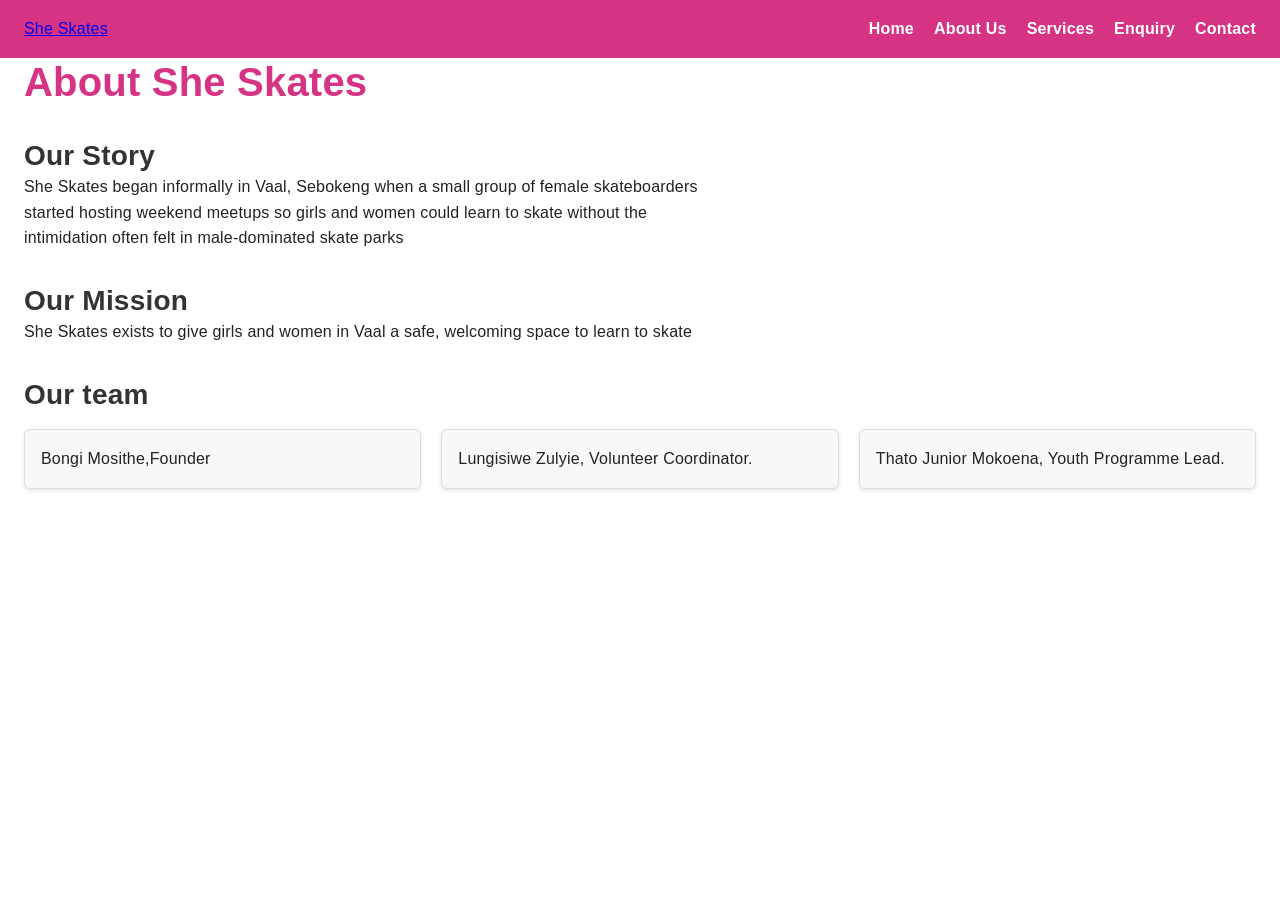
<file: about.html>
<!DOCTYPE html>
<html lang="en">
<head>
 <meta charset="UTF-8">
  <meta name="viewport" content="width=device-width, initial-scale=1.0">
  <title>About Us | She Skates</title>
  <meta name="description" content="Learn how She Skates began in Vaal, Sebokeng, and meet the team creating a safe skating community for girls and women.">
  <link rel="stylesheet" href="css/style.css">
</head>
<body>
    <header> <a href="index.html">She Skates</a> <nav> <ul> <li><a href="index.html">Home</a></li> <li><a href="about.html">About Us</a></li> <li><a href="services.html">Services</a></li> <li><a href="enquiry.html">Enquiry</a></li> <li><a href="contact.html">Contact</a></li> </ul> </nav> </header>
<h1> About She Skates</h1>
<h2> Our Story</h2>
<p>She Skates began informally in Vaal, Sebokeng when a small group of female skateboarders started hosting weekend meetups so girls and women could learn to skate without the intimidation often felt in male-dominated skate parks</p>
<h2>Our Mission</h2>
<p>She Skates exists to give girls and women in Vaal a safe, welcoming space to learn to skate</p>
<h2>Our team</h2>
<div class="team-grid">
<p> Bongi Mosithe,Founder</p>
<p>Lungisiwe Zulyie, Volunteer Coordinator.</p>
<p>Thato Junior Mokoena, Youth Programme Lead.</p>
</div>
<script src="js/script.js"></script>
</body>
</html>
</file>
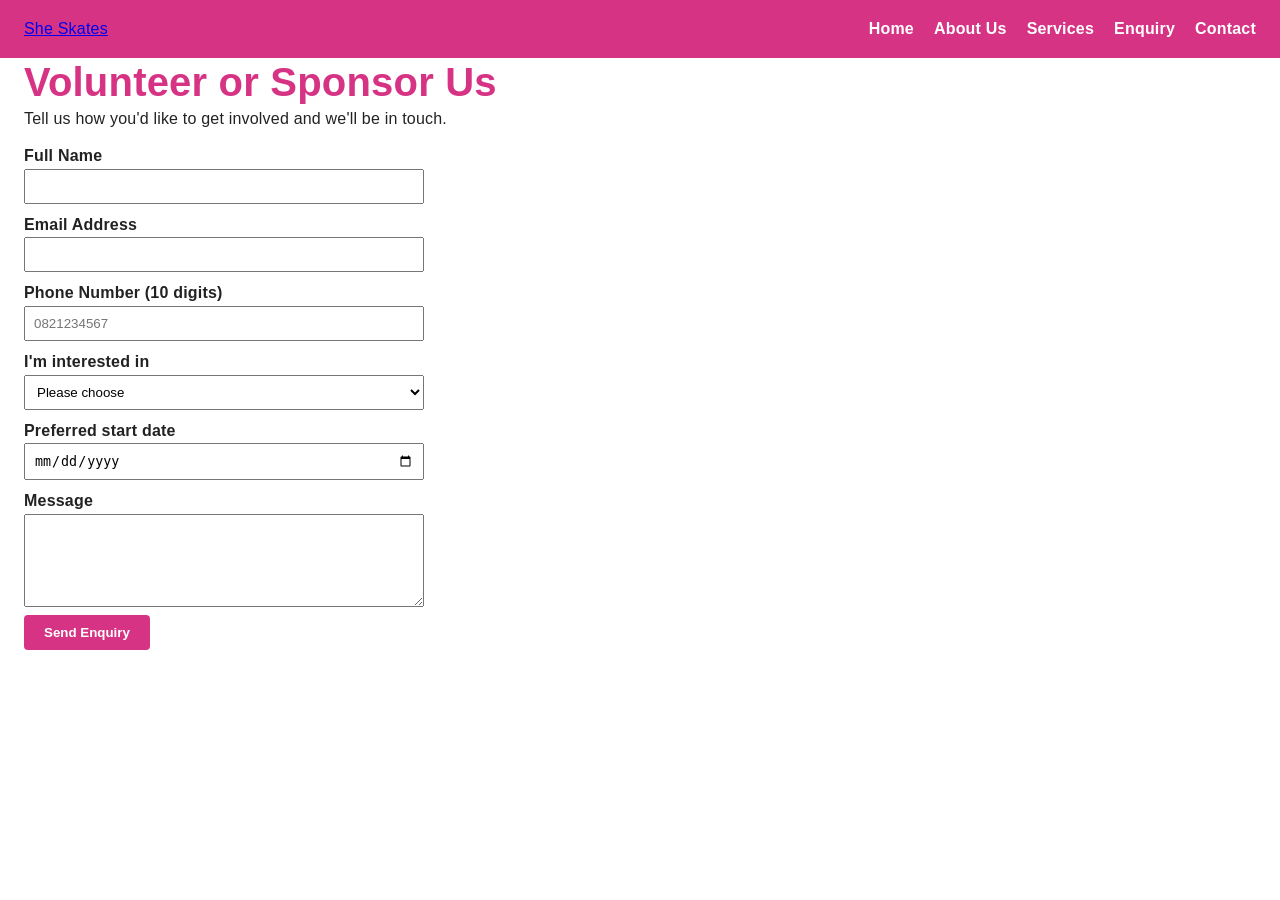
<file: enquiry.html>
<!DOCTYPE html>
<html lang="en">
<head>
    <meta charset="UTF-8">
    <meta name="viewport" content="width=device-width, initial-scale=1.0">
    <title>Enquiry | She Skates</title>
    <meta name="description" content="Enquire about volunteering with or sponsoring She Skates, a girls and women skating organisation in Vaal and Sebokeng.">
    <link rel="stylesheet" href="css/style.css">
</head>
<body>
    <header> <a href="index.html">She Skates</a> <nav> <ul> <li><a href="index.html">Home</a></li> <li><a href="about.html">About Us</a></li> <li><a href="services.html">Services</a></li> <li><a href="enquiry.html">Enquiry</a></li> <li><a href="contact.html">Contact</a></li> </ul> </nav> </header>

    <h1>Volunteer or Sponsor Us</h1>
    <p>Tell us how you'd like to get involved and we'll be in touch.</p>

    <form id="enquiry-form" action="https://jsonplaceholder.typicode.com/posts" method="post" novalidate>

        <label for="name">Full Name</label>
        <input type="text" id="name" name="name" minlength="2" maxlength="50" required>
        <p class="error" id="name-error"></p>

        <label for="email">Email Address</label>
        <input type="email" id="email" name="email" required>
        <p class="error" id="email-error"></p>

        <label for="phone">Phone Number (10 digits)</label>
        <input type="tel" id="phone" name="phone" pattern="[0-9]{10}" maxlength="10" placeholder="0821234567" required>
        <p class="error" id="phone-error"></p>

        <label for="interest">I'm interested in</label>
        <select id="interest" name="interest" required>
            <option value="">Please choose</option>
            <option value="volunteer">Volunteering</option>
            <option value="sponsor">Sponsoring</option>
        </select>
        <p class="error" id="interest-error"></p>

        <label for="start-date">Preferred start date</label>
        <input type="date" id="start-date" name="start-date" required>
        <p class="error" id="date-error"></p>

        <label for="message">Message</label>
        <textarea id="message" name="message" rows="5" minlength="10" maxlength="300" required></textarea>
        <p class="error" id="message-error"></p>

        <button type="submit">Send Enquiry</button>
    </form>

    <p id="enquiry-response"></p>

    <script src="js/script.js"></script>
</body>
</html>
</file>
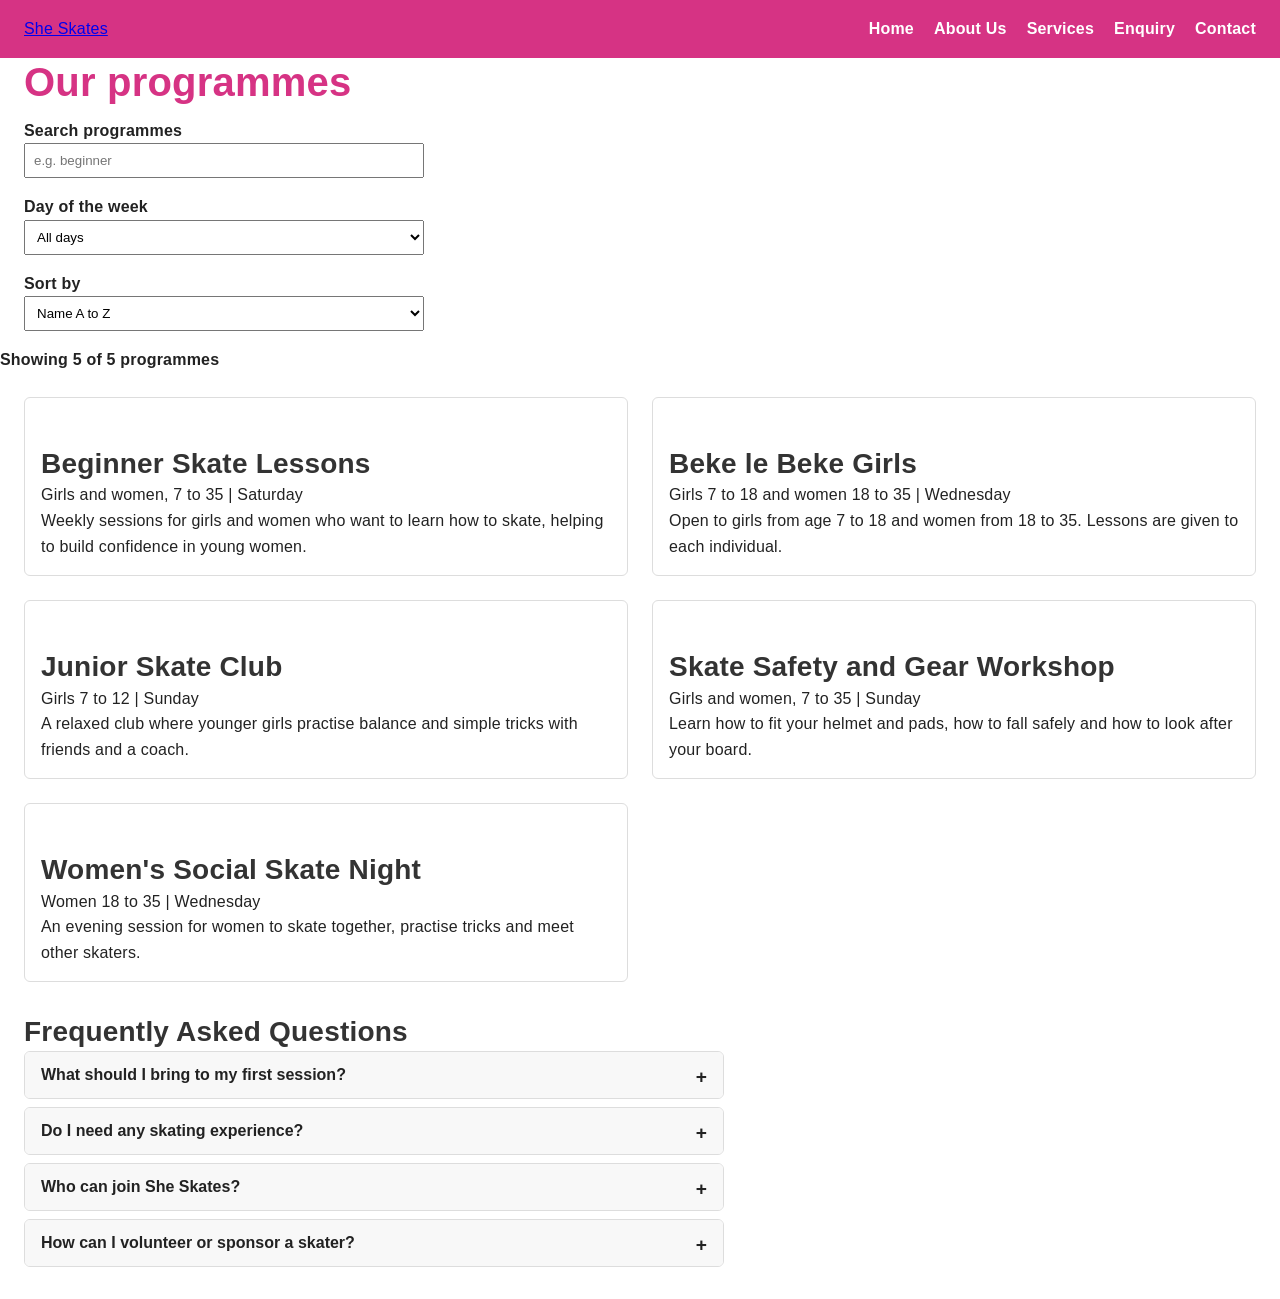
<file: services.html>
<!DOCTYPE html>
<html lang="en">
<head>
    <meta charset="UTF-8">
    <meta name="viewport" content="width=device-width, initial-scale=1.0">
    <title>Services | She Skates</title>
    <meta name="description" content="Explore She Skates programmes, including beginner skate lessons for girls aged 7 to 18 and women aged 18 to 35.">
    <link rel="stylesheet" href="css/style.css">
</head>
<body>
    <header> <a href="index.html">She Skates</a> <nav> <ul> <li><a href="index.html">Home</a></li> <li><a href="about.html">About Us</a></li> <li><a href="services.html">Services</a></li> <li><a href="enquiry.html">Enquiry</a></li> <li><a href="contact.html">Contact</a></li> </ul> </nav> </header>

    <h1>Our programmes</h1>

    <div class="programme-controls">
        <label for="programme-search">Search programmes</label>
        <input type="search" id="programme-search" placeholder="e.g. beginner">

        <label for="programme-filter">Day of the week</label>
        <select id="programme-filter">
            <option value="all">All days</option>
            <option value="Wednesday">Wednesday</option>
            <option value="Saturday">Saturday</option>
            <option value="Sunday">Sunday</option>
        </select>

        <label for="programme-sort">Sort by</label>
        <select id="programme-sort">
            <option value="az">Name A to Z</option>
            <option value="za">Name Z to A</option>
        </select>
    </div>

    <p id="programme-count"></p>

    <!-- JavaScript fills this grid with programme cards -->
    <div class="programme-grid" id="programme-grid"></div>

    <h2>Frequently Asked Questions</h2>
    <div class="accordion">

        <div class="accordion-item">
            <button class="accordion-header" aria-expanded="false" aria-controls="faq-1">What should I bring to my first session?</button>
            <div class="accordion-panel" id="faq-1">
                <p>Comfortable clothes, closed shoes and a water bottle. Beginners can borrow skates and safety gear, so you don't need to buy anything before you start.</p>
            </div>
        </div>

        <div class="accordion-item">
            <button class="accordion-header" aria-expanded="false" aria-controls="faq-2">Do I need any skating experience?</button>
            <div class="accordion-panel" id="faq-2">
                <p>No. Our beginner lessons start with the basics: balance, falling safely and stopping.</p>
            </div>
        </div>

        <div class="accordion-item">
            <button class="accordion-header" aria-expanded="false" aria-controls="faq-3">Who can join She Skates?</button>
            <div class="accordion-panel" id="faq-3">
                <p>Girls aged 7 to 18, and young women and women aged 18 to 35.</p>
            </div>
        </div>

        <div class="accordion-item">
            <button class="accordion-header" aria-expanded="false" aria-controls="faq-4">How can I volunteer or sponsor a skater?</button>
            <div class="accordion-panel" id="faq-4">
                <p>Go to our Enquiry page, tell us how you would like to help, and we will get back to you.</p>
            </div>
        </div>

    </div>

    <script src="js/script.js"></script>
</body>
</html>
</file>
<file: css/style.css>
/* CSS Reset - removes browser default spacing for consistent styling across browsers */
* {
     margin: 0;
     padding: 0;
     box-sizing: border-box;
}
body { font-family: Arial, sans-serif; margin: 0; padding: 0; color: #222; font-size: 16px; line-height: 1.6; letter-spacing: 0.2px; } 
header { background-color: #d63384; padding: 16px 24px; display: flex; align-items: center; justify-content: space-between; }
 nav ul { list-style: none; display: flex; gap: 20px; margin: 0; padding: 0; } nav a { color: white; text-decoration: none; font-weight: bold; } nav a:hover { text-decoration: underline; }
 h1 { color: #d63384; font-size: 2.5rem; font-weight: 700; line-height: 1.2; } h2 { color: #333; margin-top: 32px; font-size:  1.75rem; font-weight: 600; line-height: 1.3;} p { line-height: 1.6; max-width: 700px;} 
  input, select, textarea { display: block; margin-bottom: 16px; padding: 8px; width: 100%; max-width: 400px; box-sizing: border-box; } label { display: block; font-weight: bold; margin-top: 12px; }
  button { background-color: #d63384; color: white; border: none; padding: 10px 20px; border-radius: 4px; cursor: pointer; font-weight: bold; } button:hover { background-color: #a8296b; } 
   footer { background-color: #222; color: white; text-align: center; padding: 16px; margin-top: 40px; } 
   .team-grid {
    display: grid;
    grid-template-columns:  repeat(3, 1fr);
    gap: 1.25em;
    margin-top: 1em;
}
.team-grid p {
    background-color: #f8f8f8;
    border: 1px solid #ddd;
    border-radius: 6px;
    padding: 16px;
    box-shadow: 0 2px 4px rgba(0,0,0,0.1);
}
.programme-grid {
    display: grid;
    grid-template-columns: repeat(2, 1fr);
    gap: 1.5em;
    margin-top: 1.5em;
}

.programme-card {
    padding: 1em;
    border: 1px solid #ddd;
    border-radius: 6px;
}
nav a:focus {
    outline: 2px solid white;
    outline-offset: 2px;
}

nav a:active {
    color: #ffe4ec;
}

button:focus {
    outline: 2px solid #d63384;
    outline-offset: 2px;
}

button:active {
    background-color: #7a1d4d;
}
@media (max-width: 768px) {
    header {
        flex-direction: column;
        align-items: flex-start;
        gap: 12px;
    }

    nav ul {
        flex-direction: column;
        gap: 12px;
    }

    .team-grid {
        grid-template-columns: 1fr;
    }

    .programme-grid {
        grid-template-columns: 1fr;
    }

    h1 {
        font-size: 2rem;
    }

    h2 {
        font-size: 1.4rem;
    }
}
.error {
    color: #b00020;
    font-size: 0.9rem;
    margin-top: -8px;
    margin-bottom: 8px;
}

#enquiry-response {
    margin-top: 16px;
    font-weight: bold;
}
#email-preview {
    margin-top: 24px;
    padding: 16px;
    border: 1px solid #ddd;
    border-radius: 6px;
    background-color: #f8f8f8;
    max-width: 700px;
}

#email-summary {
    white-space: pre-wrap;
    font-family: inherit;
    margin: 12px 0;
}

.send-link {
    display: inline-block;
    background-color: #d63384;
    color: white;
    padding: 10px 20px;
    border-radius: 4px;
    font-weight: bold;
    text-decoration: none;
}

.send-link:hover {
    background-color: #a8296b;
}
/* Gives page content breathing room from the screen edges; the header stays full width */
body > *:not(header):not(script) {
    margin-left: 24px;
    margin-right: 24px;
}
#map {
    height: 350px;
    max-width: 900px;
    border-radius: 6px;
    margin-bottom: 24px;
}/* Accordion (FAQ) */
.accordion {
    max-width: 700px;
    margin-bottom: 32px;
}

.accordion-item {
    border: 1px solid #ddd;
    border-radius: 6px;
    margin-bottom: 8px;
    overflow: hidden;
}

.accordion-header {
    display: block;
    width: 100%;
    text-align: left;
    background-color: #f8f8f8;
    color: #222;
    border: none;
    border-radius: 0;
    padding: 14px 40px 14px 16px;
    font-size: 1rem;
    font-weight: bold;
    cursor: pointer;
    position: relative;
}

.accordion-header:hover {
    background-color: #fde7f1;
}

.accordion-header:active {
    background-color: #f3c6dc;
}

/* The + icon on the right, which turns into a − when the panel is open */
.accordion-header::after {
    content: '+';
    position: absolute;
    right: 16px;
    font-size: 1.2rem;
}

.accordion-header[aria-expanded="true"]::after {
    content: '−';
}

/* Panels are collapsed by default and slide open using a CSS transition */
.accordion-panel {
    max-height: 0;
    overflow: hidden;
    transition: max-height 0.3s ease;
    padding: 0 16px;
}

.accordion-panel p {
    margin: 12px 0;
}
/* Programme search, filter and sort controls */
#programme-count {
    font-weight: bold;
    margin: 8px 0 16px;
}
</file>
